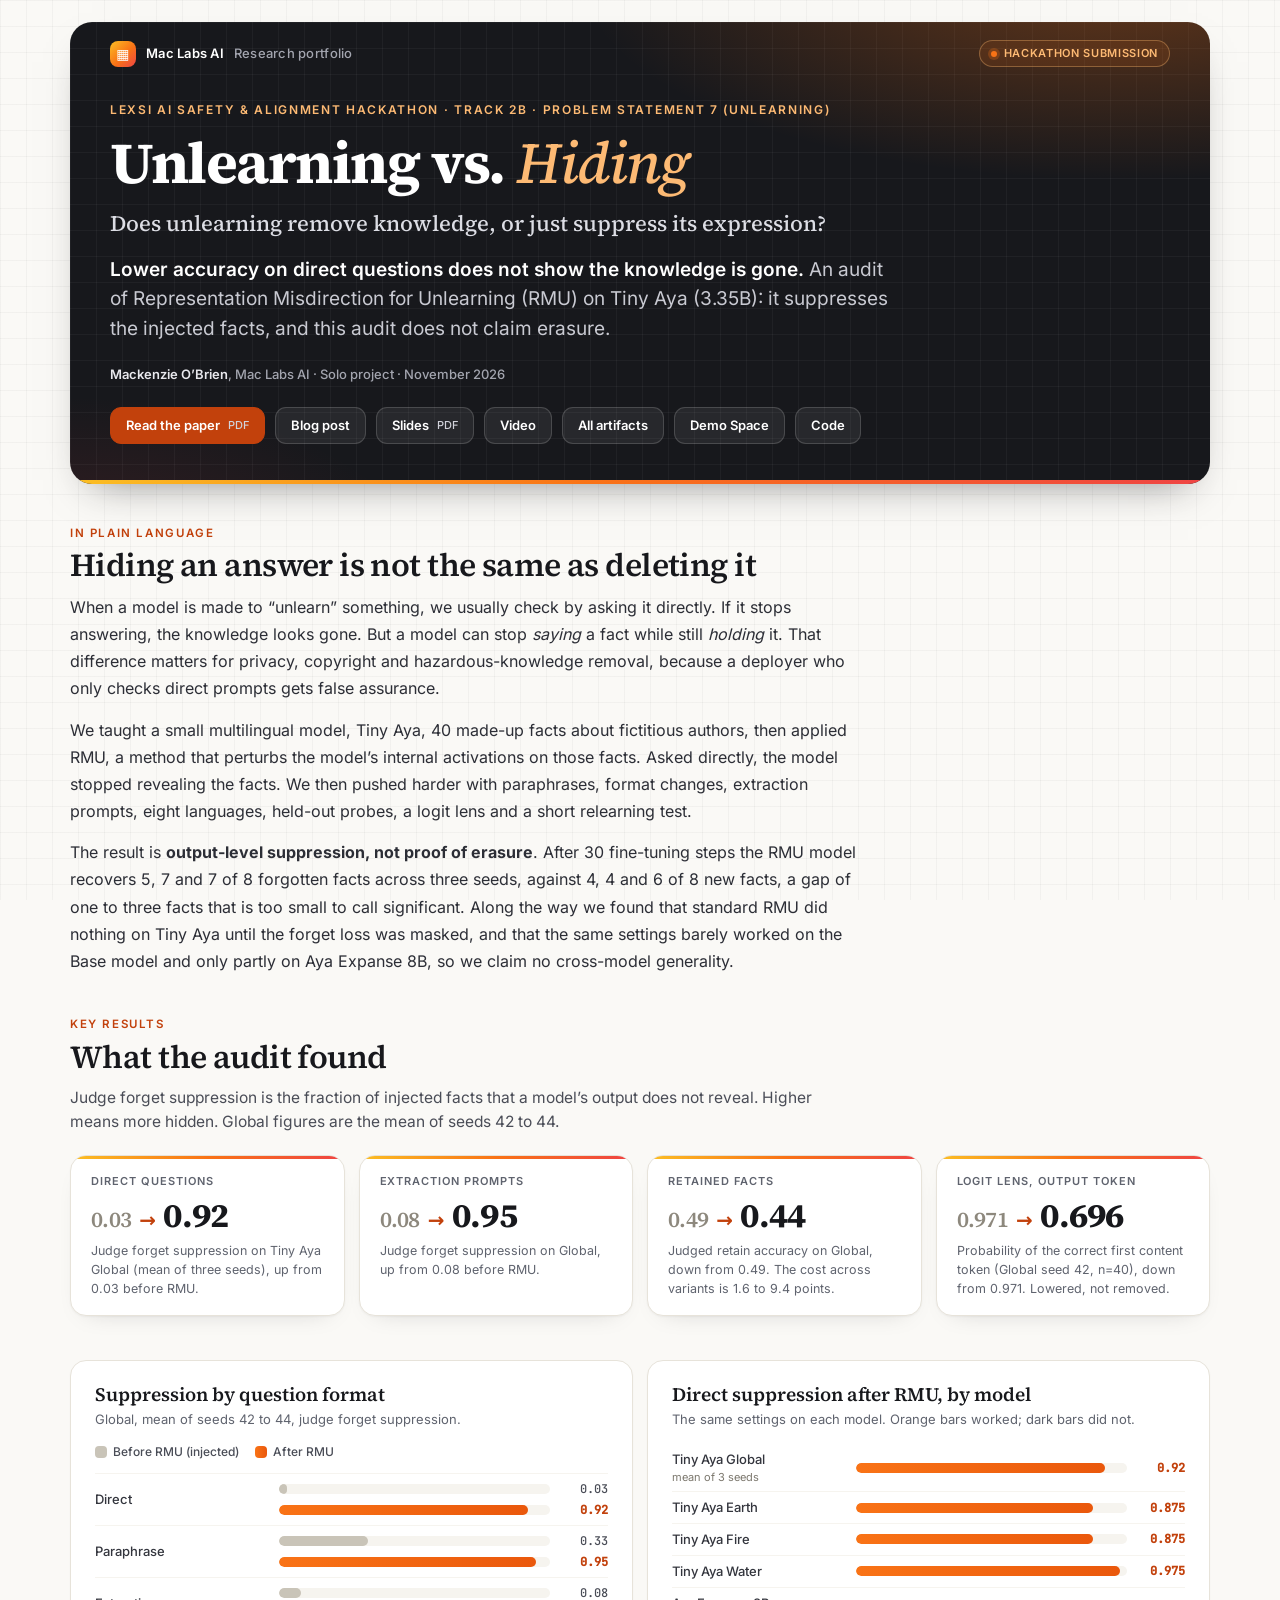
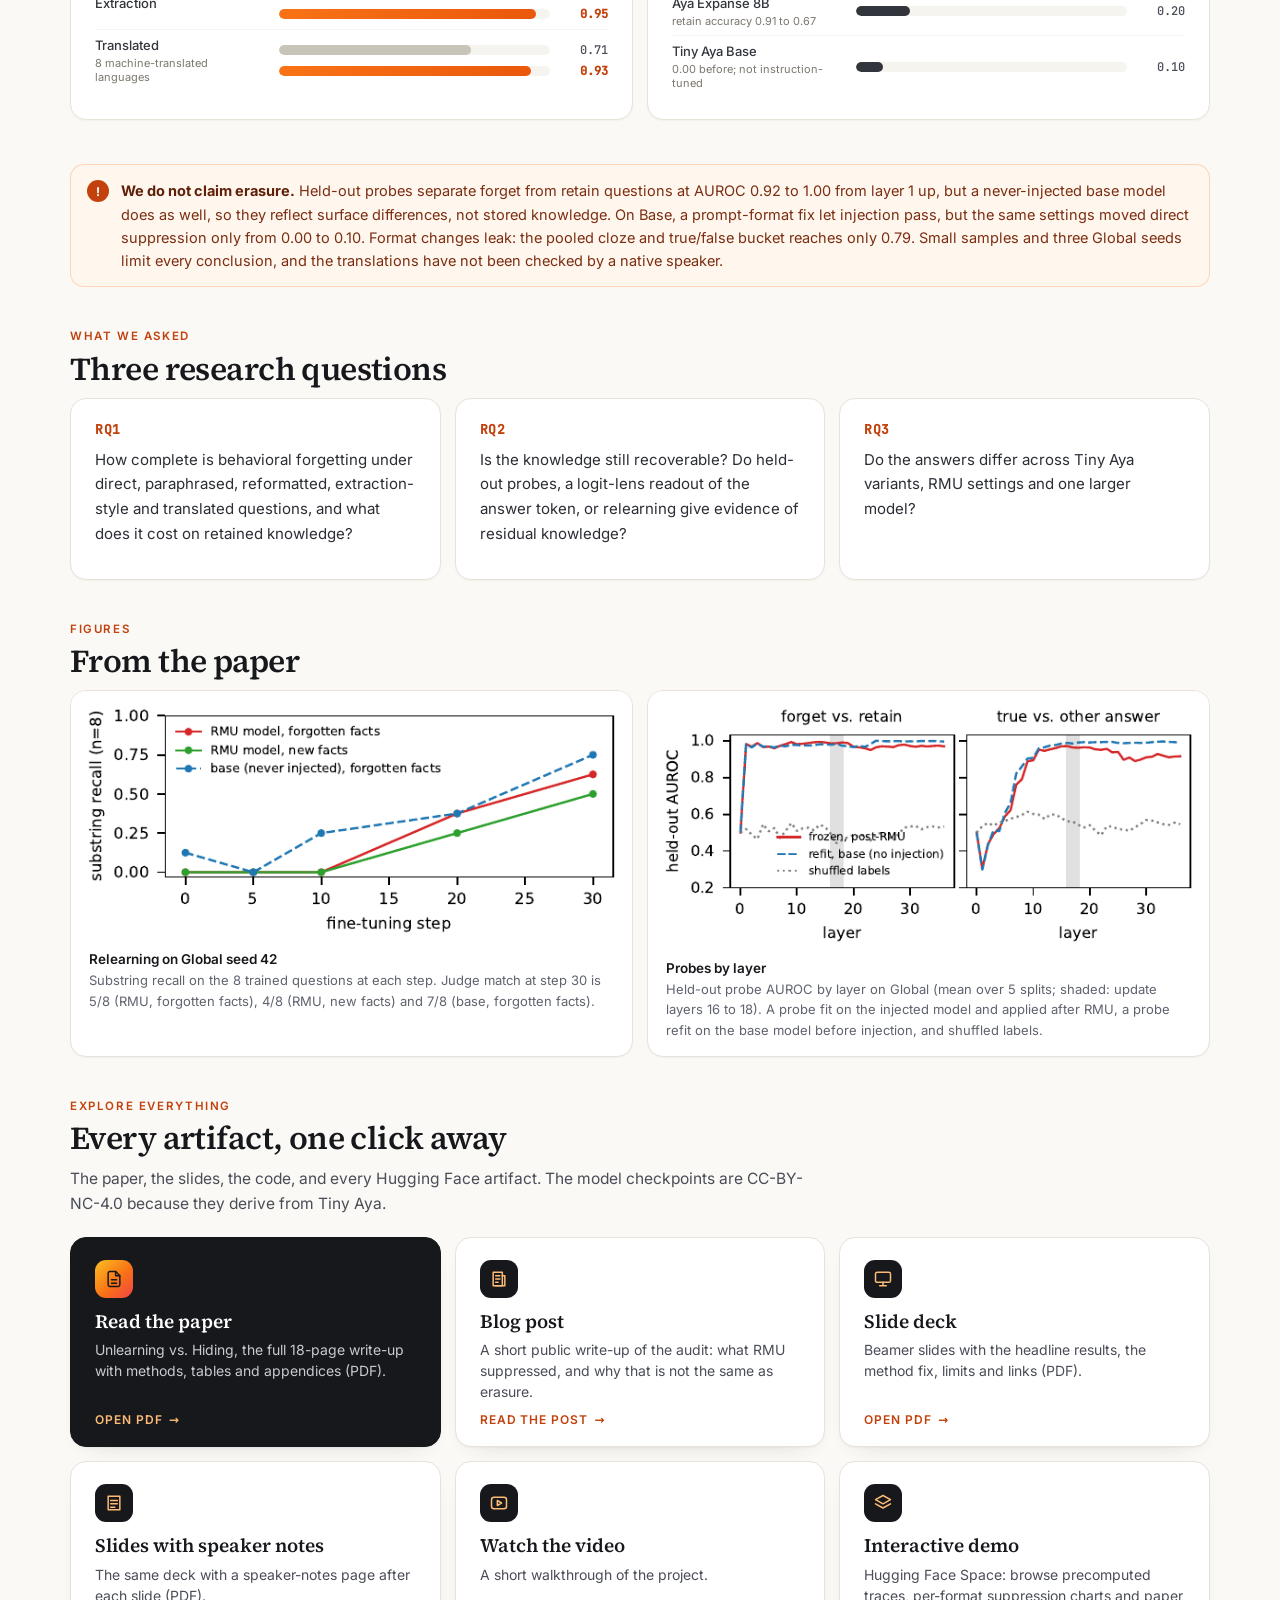
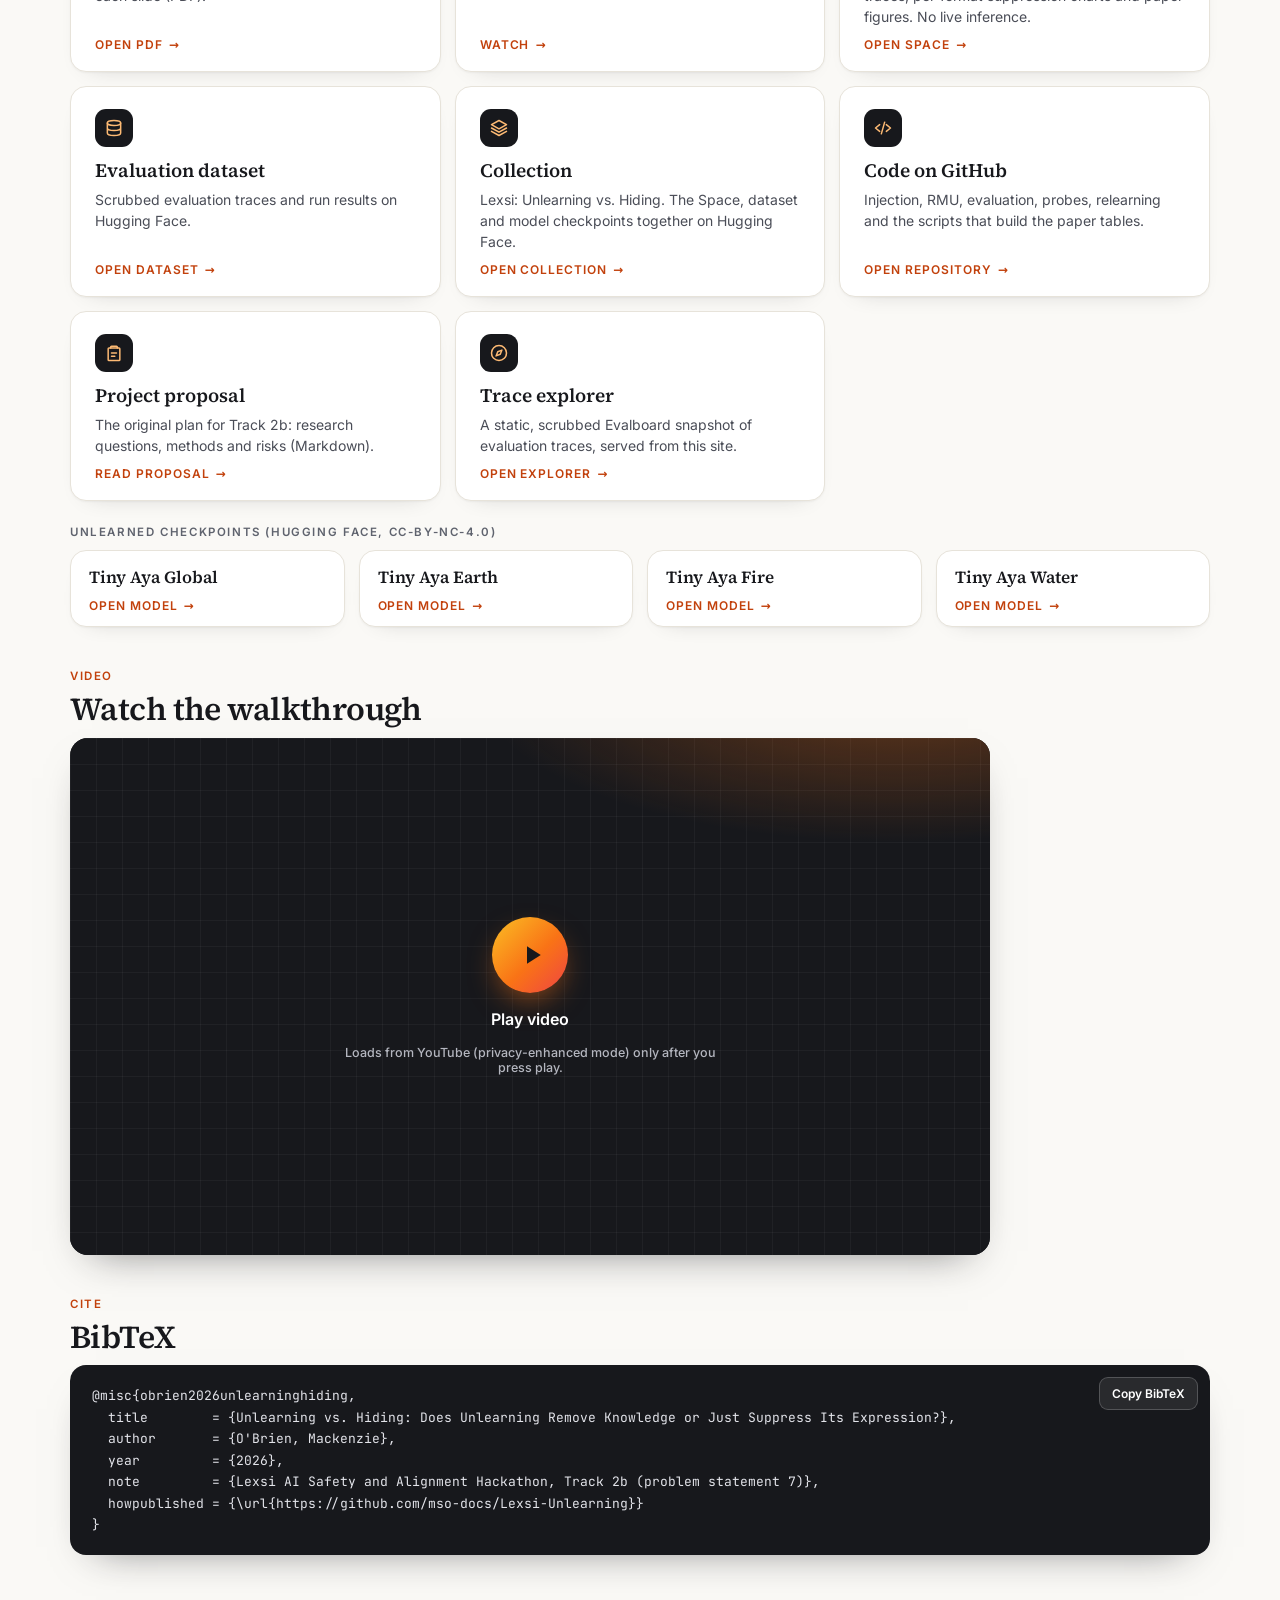
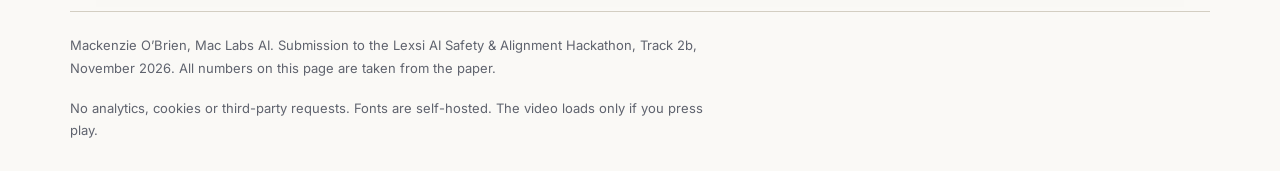
<file: docs/index.html>
<!doctype html>
<html lang="en">
<head>
<meta charset="utf-8">
<meta name="viewport" content="width=device-width, initial-scale=1, viewport-fit=cover">
<title>Unlearning vs. Hiding | Lexsi Track 2b | Mackenzie O&#x27;Brien</title>
<meta name="description" content="An audit of Representation Misdirection for Unlearning (RMU) on Tiny Aya (3.35B). RMU suppresses the injected facts; we do not claim erasure. Paper, slides, code, dataset and models.">
<meta name="author" content="Mackenzie O'Brien">
<meta name="theme-color" content="#17181c">
<meta name="referrer" content="strict-origin-when-cross-origin">
<meta property="og:type" content="website">
<meta property="og:title" content="Unlearning vs. Hiding: Does Unlearning Remove Knowledge or Just Suppress Its Expression?">
<meta property="og:description" content="An audit of Representation Misdirection for Unlearning (RMU) on Tiny Aya (3.35B). RMU suppresses the injected facts; we do not claim erasure. Paper, slides, code, dataset and models.">
<meta property="og:url" content="https://mso-docs.github.io/Lexsi-Unlearning/">
<meta property="og:image" content="https://mso-docs.github.io/Lexsi-Unlearning/assets/og-image.png">
<meta property="og:image:width" content="1200"><meta property="og:image:height" content="630">
<meta name="twitter:card" content="summary_large_image">
<link rel="icon" href="assets/favicon.svg" type="image/svg+xml">
<link rel="preload" href="assets/fonts/inter-latin-wght-normal.woff2" as="font" type="font/woff2" crossorigin>
<link rel="preload" href="assets/fonts/source-serif-4-latin-wght-normal.woff2" as="font" type="font/woff2" crossorigin>
<link rel="stylesheet" href="assets/site.css">
</head>
<body>
<a class="skip" href="#main">Skip to content</a>
<div class="wrap">
<header class="hero">
  <nav class="nav" aria-label="Project">
    <a class="brand" href="https://mso-docs.github.io/Lexsi-Unlearning/"><span class="mark" aria-hidden="true">&#9638;</span>Mac Labs AI <span class="sub">Research portfolio</span></a>
    <span class="chip"><i></i>Hackathon submission</span>
  </nav>
  <p class="eyebrow">Lexsi AI Safety &amp; Alignment Hackathon &middot; Track 2b &middot; Problem statement 7 (Unlearning)</p>
  <h1>Unlearning vs. <em>Hiding</em></h1>
  <p class="subtitle">Does unlearning remove knowledge, or just suppress its expression?</p>
  <p class="lede"><b>Lower accuracy on direct questions does not show the knowledge is gone.</b> An audit of Representation Misdirection for Unlearning (RMU) on Tiny Aya (3.35B): it suppresses the injected facts, and this audit does not claim erasure.</p>
  <p class="byline"><strong>Mackenzie O&rsquo;Brien</strong>, Mac Labs AI &middot; Solo project &middot; November 2026</p>
  <div class="badges"><a class="badge primary" href="downloads/Lexsi-Unlearning-paper.pdf">Read the paper <small>PDF</small></a><a class="badge" href="./blog/">Blog post</a><a class="badge" href="downloads/Lexsi-Unlearning-slides.pdf">Slides <small>PDF</small></a><a class="badge" href="#video" hidden data-video-only>Video</a><a class="badge" href="#explore">All artifacts</a><a class="badge" href="https://huggingface.co/spaces/mackenzietechdocs/lexsi-unlearning-demo" target="_blank" rel="noopener">Demo Space</a><a class="badge" href="https://github.com/mso-docs/Lexsi-Unlearning" target="_blank" rel="noopener">Code</a></div>
</header>
<main id="main">
<section aria-labelledby="h-sum"><p class="kick">In plain language</p><h2 id="h-sum">Hiding an answer is not the same as deleting it</h2><div class="prose"><p>When a model is made to &ldquo;unlearn&rdquo; something, we usually check by asking it directly. If it stops answering, the knowledge looks gone. But a model can stop <em>saying</em> a fact while still <em>holding</em> it. That difference matters for privacy, copyright and hazardous-knowledge removal, because a deployer who only checks direct prompts gets false assurance.</p><p>We taught a small multilingual model, Tiny Aya, 40 made-up facts about fictitious authors, then applied RMU, a method that perturbs the model&rsquo;s internal activations on those facts. Asked directly, the model stopped revealing the facts. We then pushed harder with paraphrases, format changes, extraction prompts, eight languages, held-out probes, a logit lens and a short relearning test.</p><p>The result is <b>output-level suppression, not proof of erasure</b>. After 30 fine-tuning steps the RMU model recovers 5, 7 and 7 of 8 forgotten facts across three seeds, against 4, 4 and 6 of 8 new facts, a gap of one to three facts that is too small to call significant. Along the way we found that standard RMU did nothing on Tiny Aya until the forget loss was masked, and that the same settings barely worked on the Base model and only partly on Aya Expanse 8B, so we claim no cross-model generality.</p></div></section>
<section aria-labelledby="h-res"><p class="kick">Key results</p><h2 id="h-res">What the audit found</h2><p class="intro">Judge forget suppression is the fraction of injected facts that a model&rsquo;s output does not reveal. Higher means more hidden. Global figures are the mean of seeds 42 to 44.</p><div class="stats"><div class="stat"><dl style="margin:0"><dt>Direct questions</dt><dd><div class="v"><span class="from">0.03</span><span class="arrow" aria-hidden="true">&rarr;</span><span class="sr-only"> to </span>0.92</div><div class="s">Judge forget suppression on Tiny Aya Global (mean of three seeds), up from 0.03 before RMU.</div></dd></dl></div><div class="stat"><dl style="margin:0"><dt>Extraction prompts</dt><dd><div class="v"><span class="from">0.08</span><span class="arrow" aria-hidden="true">&rarr;</span><span class="sr-only"> to </span>0.95</div><div class="s">Judge forget suppression on Global, up from 0.08 before RMU.</div></dd></dl></div><div class="stat"><dl style="margin:0"><dt>Retained facts</dt><dd><div class="v"><span class="from">0.49</span><span class="arrow" aria-hidden="true">&rarr;</span><span class="sr-only"> to </span>0.44</div><div class="s">Judged retain accuracy on Global, down from 0.49. The cost across variants is 1.6 to 9.4 points.</div></dd></dl></div><div class="stat"><dl style="margin:0"><dt>Logit lens, output token</dt><dd><div class="v"><span class="from">0.971</span><span class="arrow" aria-hidden="true">&rarr;</span><span class="sr-only"> to </span>0.696</div><div class="s">Probability of the correct first content token (Global seed 42, n=40), down from 0.971. Lowered, not removed.</div></dd></dl></div></div></section>
<section aria-label="Charts"><div class="grid-2"><div class="chart"><h3>Suppression by question format</h3><p class="sub">Global, mean of seeds 42 to 44, judge forget suppression.</p><div class="legend"><span><i style="background:#c9c4b8"></i>Before RMU (injected)</span><span><i style="background:linear-gradient(90deg,#f97316,#ea580c)"></i>After RMU</span></div><div class="row"><div class="lab">Direct</div><div class="bars"><div class="bar "><div class="track" aria-hidden="true"><div class="fill" style="width:3.0%"></div></div><span class="num">0.03</span></div><div class="bar after"><div class="track" aria-hidden="true"><div class="fill" style="width:92.0%"></div></div><span class="num">0.92</span></div></div></div><div class="row"><div class="lab">Paraphrase</div><div class="bars"><div class="bar "><div class="track" aria-hidden="true"><div class="fill" style="width:33.0%"></div></div><span class="num">0.33</span></div><div class="bar after"><div class="track" aria-hidden="true"><div class="fill" style="width:95.0%"></div></div><span class="num">0.95</span></div></div></div><div class="row"><div class="lab">Extraction</div><div class="bars"><div class="bar "><div class="track" aria-hidden="true"><div class="fill" style="width:8.0%"></div></div><span class="num">0.08</span></div><div class="bar after"><div class="track" aria-hidden="true"><div class="fill" style="width:95.0%"></div></div><span class="num">0.95</span></div></div></div><div class="row"><div class="lab">Translated<small>8 machine-translated languages</small></div><div class="bars"><div class="bar "><div class="track" aria-hidden="true"><div class="fill" style="width:71.0%"></div></div><span class="num">0.71</span></div><div class="bar after"><div class="track" aria-hidden="true"><div class="fill" style="width:93.0%"></div></div><span class="num">0.93</span></div></div></div></div><div class="chart"><h3>Direct suppression after RMU, by model</h3><p class="sub">The same settings on each model. Orange bars worked; dark bars did not.</p><div class="row"><div class="lab">Tiny Aya Global<small>mean of 3 seeds</small></div><div class="bars"><div class="bar after"><div class="track" aria-hidden="true"><div class="fill" style="width:92.0%"></div></div><span class="num">0.92</span></div></div></div><div class="row"><div class="lab">Tiny Aya Earth</div><div class="bars"><div class="bar after"><div class="track" aria-hidden="true"><div class="fill" style="width:87.5%"></div></div><span class="num">0.875</span></div></div></div><div class="row"><div class="lab">Tiny Aya Fire</div><div class="bars"><div class="bar after"><div class="track" aria-hidden="true"><div class="fill" style="width:87.5%"></div></div><span class="num">0.875</span></div></div></div><div class="row"><div class="lab">Tiny Aya Water</div><div class="bars"><div class="bar after"><div class="track" aria-hidden="true"><div class="fill" style="width:97.5%"></div></div><span class="num">0.975</span></div></div></div><div class="row"><div class="lab">Aya Expanse 8B<small>retain accuracy 0.91 to 0.67</small></div><div class="bars"><div class="bar dark"><div class="track" aria-hidden="true"><div class="fill" style="width:20.0%"></div></div><span class="num">0.20</span></div></div></div><div class="row"><div class="lab">Tiny Aya Base<small>0.00 before; not instruction-tuned</small></div><div class="bars"><div class="bar dark"><div class="track" aria-hidden="true"><div class="fill" style="width:10.0%"></div></div><span class="num">0.10</span></div></div></div></div></div></section>
<section aria-label="Caveat"><div class="note"><span class="ico" aria-hidden="true">!</span><div><p><b>We do not claim erasure.</b> Held-out probes separate forget from retain questions at AUROC 0.92 to 1.00 from layer 1 up, but a never-injected base model does as well, so they reflect surface differences, not stored knowledge. On Base, a prompt-format fix let injection pass, but the same settings moved direct suppression only from 0.00 to 0.10. Format changes leak: the pooled cloze and true/false bucket reaches only 0.79. Small samples and three Global seeds limit every conclusion, and the translations have not been checked by a native speaker.</p></div></div></section>
<section aria-labelledby="h-q"><p class="kick">What we asked</p><h2 id="h-q">Three research questions</h2><div class="grid-3"><div class="card"><h3 style="font:700 13px var(--mono);color:var(--orange-700);letter-spacing:.04em;margin-bottom:10px">RQ1</h3><p>How complete is behavioral forgetting under direct, paraphrased, reformatted, extraction-style and translated questions, and what does it cost on retained knowledge?</p></div><div class="card"><h3 style="font:700 13px var(--mono);color:var(--orange-700);letter-spacing:.04em;margin-bottom:10px">RQ2</h3><p>Is the knowledge still recoverable? Do held-out probes, a logit-lens readout of the answer token, or relearning give evidence of residual knowledge?</p></div><div class="card"><h3 style="font:700 13px var(--mono);color:var(--orange-700);letter-spacing:.04em;margin-bottom:10px">RQ3</h3><p>Do the answers differ across Tiny Aya variants, RMU settings and one larger model?</p></div></div></section>
<section aria-labelledby="h-fig"><p class="kick">Figures</p><h2 id="h-fig">From the paper</h2><div class="grid-2"><figure class="figure"><div class="img"><img src="assets/fig_relearn.png" width="561" height="247" loading="lazy" decoding="async" alt="Line chart of relearning on Global seed 42: substring recall on the eight trained questions at each fine-tuning step."></div><figcaption><b>Relearning on Global seed 42</b>Substring recall on the 8 trained questions at each step. Judge match at step 30 is 5/8 (RMU, forgotten facts), 4/8 (RMU, new facts) and 7/8 (base, forgotten facts).</figcaption></figure><figure class="figure"><div class="img"><img src="assets/fig_probe.png" width="578" height="264" loading="lazy" decoding="async" alt="Line chart of held-out probe AUROC by layer on Global, for a probe fit on the injected model, a base-model probe, and shuffled labels."></div><figcaption><b>Probes by layer</b>Held-out probe AUROC by layer on Global (mean over 5 splits; shaded: update layers 16 to 18). A probe fit on the injected model and applied after RMU, a probe refit on the base model before injection, and shuffled labels.</figcaption></figure></div></section>
<section id="explore" aria-labelledby="h-ex"><p class="kick">Explore everything</p><h2 id="h-ex">Every artifact, one click away</h2><p class="intro">The paper, the slides, the code, and every Hugging Face artifact. The model checkpoints are CC-BY-NC-4.0 because they derive from Tiny Aya.</p><div class="links"><a class="link feature" href="downloads/Lexsi-Unlearning-paper.pdf"><span class="ic" aria-hidden="true"><svg viewBox="0 0 24 24"><path d="M14 3H7a2 2 0 0 0-2 2v14a2 2 0 0 0 2 2h10a2 2 0 0 0 2-2V8z"/><path d="M14 3v5h5M9 13h6M9 17h6"/></svg></span><span class="t">Read the paper</span><span class="d">Unlearning vs. Hiding, the full 18-page write-up with methods, tables and appendices (PDF).</span><span class="go">Open PDF</span></a><a class="link" href="./blog/"><span class="ic" aria-hidden="true"><svg viewBox="0 0 24 24"><path d="M5 4h11v16H5z"/><path d="M16 8h3v12H8"/><path d="M8 8h5M8 12h5M8 16h3"/></svg></span><span class="t">Blog post</span><span class="d">A short public write-up of the audit: what RMU suppressed, and why that is not the same as erasure.</span><span class="go">Read the post</span></a><a class="link" href="downloads/Lexsi-Unlearning-slides.pdf"><span class="ic" aria-hidden="true"><svg viewBox="0 0 24 24"><rect x="3" y="4" width="18" height="12" rx="2"/><path d="M8 20h8M12 16v4"/></svg></span><span class="t">Slide deck</span><span class="d">Beamer slides with the headline results, the method fix, limits and links (PDF).</span><span class="go">Open PDF</span></a><a class="link" href="downloads/Lexsi-Unlearning-slides-with-notes.pdf"><span class="ic" aria-hidden="true"><svg viewBox="0 0 24 24"><path d="M5 4h14v16H5z"/><path d="M8 9h8M8 13h8M8 17h5"/></svg></span><span class="t">Slides with speaker notes</span><span class="d">The same deck with a speaker-notes page after each slide (PDF).</span><span class="go">Open PDF</span></a><a class="link" href="#video" hidden data-video-only><span class="ic" aria-hidden="true"><svg viewBox="0 0 24 24"><rect x="3" y="5" width="18" height="14" rx="3"/><path d="m10 9 5 3-5 3z"/></svg></span><span class="t">Watch the video</span><span class="d">A short walkthrough of the project.</span><span class="go">Watch</span></a><a class="link" href="https://huggingface.co/spaces/mackenzietechdocs/lexsi-unlearning-demo" target="_blank" rel="noopener"><span class="ic" aria-hidden="true"><svg viewBox="0 0 24 24"><path d="M12 3 3 8l9 5 9-5z"/><path d="m3 13 9 5 9-5"/></svg></span><span class="t">Interactive demo</span><span class="d">Hugging Face Space: browse precomputed traces, per-format suppression charts and paper figures. No live inference.</span><span class="go">Open Space</span></a><a class="link" href="https://huggingface.co/datasets/mackenzietechdocs/lexsi-unlearning-eval" target="_blank" rel="noopener"><span class="ic" aria-hidden="true"><svg viewBox="0 0 24 24"><ellipse cx="12" cy="6" rx="8" ry="3"/><path d="M4 6v6c0 1.7 3.6 3 8 3s8-1.3 8-3V6M4 12v6c0 1.7 3.6 3 8 3s8-1.3 8-3v-6"/></svg></span><span class="t">Evaluation dataset</span><span class="d">Scrubbed evaluation traces and run results on Hugging Face.</span><span class="go">Open dataset</span></a><a class="link" href="https://huggingface.co/collections/mackenzietechdocs/lexsi-unlearning-vs-hiding-6af7ae6b51c779a9e34418c6" target="_blank" rel="noopener"><span class="ic" aria-hidden="true"><svg viewBox="0 0 24 24"><path d="m12 3 9 5-9 5-9-5z"/><path d="m3 12 9 5 9-5M3 16l9 5 9-5"/></svg></span><span class="t">Collection</span><span class="d">Lexsi: Unlearning vs. Hiding. The Space, dataset and model checkpoints together on Hugging Face.</span><span class="go">Open collection</span></a><a class="link" href="https://github.com/mso-docs/Lexsi-Unlearning" target="_blank" rel="noopener"><span class="ic" aria-hidden="true"><svg viewBox="0 0 24 24"><path d="m8 8-5 4 5 4M16 8l5 4-5 4M14 5l-4 14"/></svg></span><span class="t">Code on GitHub</span><span class="d">Injection, RMU, evaluation, probes, relearning and the scripts that build the paper tables.</span><span class="go">Open repository</span></a><a class="link" href="https://github.com/mso-docs/Lexsi-Unlearning/blob/main/PROPOSAL.md" target="_blank" rel="noopener"><span class="ic" aria-hidden="true"><svg viewBox="0 0 24 24"><path d="M9 4h6a1 1 0 0 1 1 1v1H8V5a1 1 0 0 1 1-1z"/><path d="M8 6H6a1 1 0 0 0-1 1v13a1 1 0 0 0 1 1h12a1 1 0 0 0 1-1V7a1 1 0 0 0-1-1h-2M9 12h6M9 16h4"/></svg></span><span class="t">Project proposal</span><span class="d">The original plan for Track 2b: research questions, methods and risks (Markdown).</span><span class="go">Read proposal</span></a><a class="link" href="evalboard/" target="_blank" rel="noopener"><span class="ic" aria-hidden="true"><svg viewBox="0 0 24 24"><circle cx="12" cy="12" r="9"/><path d="m15.5 8.5-2 5-5 2 2-5z"/></svg></span><span class="t">Trace explorer</span><span class="d">A static, scrubbed Evalboard snapshot of evaluation traces, served from this site.</span><span class="go">Open explorer</span></a></div><p class="subhead">Unlearned checkpoints (Hugging Face, CC-BY-NC-4.0)</p><div class="links four"><a class="link small" href="https://huggingface.co/mackenzietechdocs/lexsi-tiny-aya-global-rmu" target="_blank" rel="noopener"><span class="t">Tiny Aya Global</span><span class="go">Open model</span></a><a class="link small" href="https://huggingface.co/mackenzietechdocs/lexsi-tiny-aya-earth-rmu" target="_blank" rel="noopener"><span class="t">Tiny Aya Earth</span><span class="go">Open model</span></a><a class="link small" href="https://huggingface.co/mackenzietechdocs/lexsi-tiny-aya-fire-rmu" target="_blank" rel="noopener"><span class="t">Tiny Aya Fire</span><span class="go">Open model</span></a><a class="link small" href="https://huggingface.co/mackenzietechdocs/lexsi-tiny-aya-water-rmu" target="_blank" rel="noopener"><span class="t">Tiny Aya Water</span><span class="go">Open model</span></a></div></section>
<section id="video" aria-labelledby="h-vid" data-video-only hidden><p class="kick">Video</p><h2 id="h-vid">Watch the walkthrough</h2>
<div class="video" id="video-frame"><button type="button"><span class="play" aria-hidden="true"><svg viewBox="0 0 24 24"><path d="M8 5v14l11-7z"/></svg></span>Play video<small>Loads from YouTube (privacy-enhanced mode) only after you press play.</small></button></div></section>
<section id="cite" aria-labelledby="h-cite"><p class="kick">Cite</p><h2 id="h-cite">BibTeX</h2>
<div class="cite"><button type="button" id="copy-bib" hidden>Copy BibTeX</button><pre id="bibtex" tabindex="0">@misc{obrien2026unlearninghiding,
  title        = {Unlearning vs. Hiding: Does Unlearning Remove Knowledge or Just Suppress Its Expression?},
  author       = {O&#x27;Brien, Mackenzie},
  year         = {2026},
  note         = {Lexsi AI Safety and Alignment Hackathon, Track 2b (problem statement 7)},
  howpublished = {\url{https://github.com/mso-docs/Lexsi-Unlearning}}
}</pre></div></section></main>
<footer>
<p>Mackenzie O&rsquo;Brien, Mac Labs AI. Submission to the Lexsi AI Safety &amp; Alignment Hackathon, Track 2b, November 2026. All numbers on this page are taken from the paper.</p>
<p>No analytics, cookies or third-party requests. Fonts are self-hosted. The video loads only if you press play.</p>
</footer>
</div>
<script src="site-config.js"></script>
<script src="assets/site.js" defer></script>
</body>
</html>
</file>
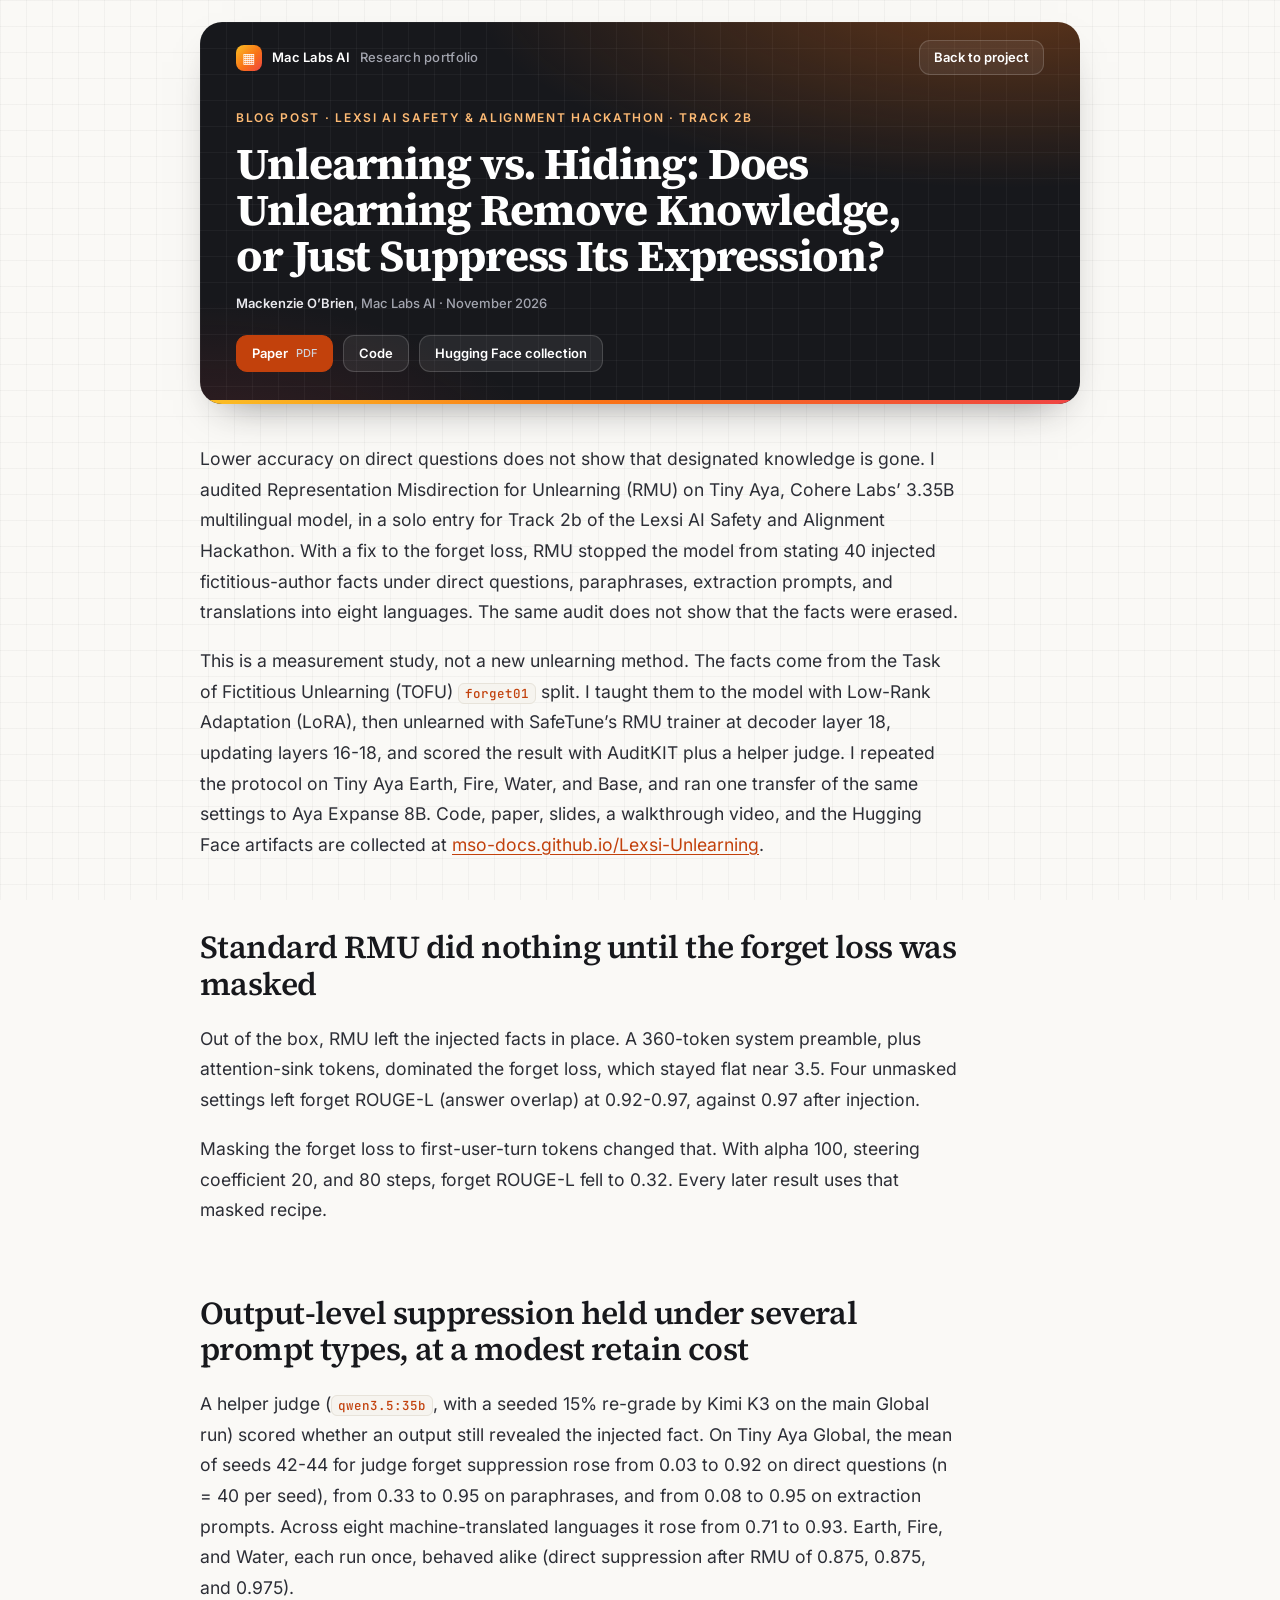
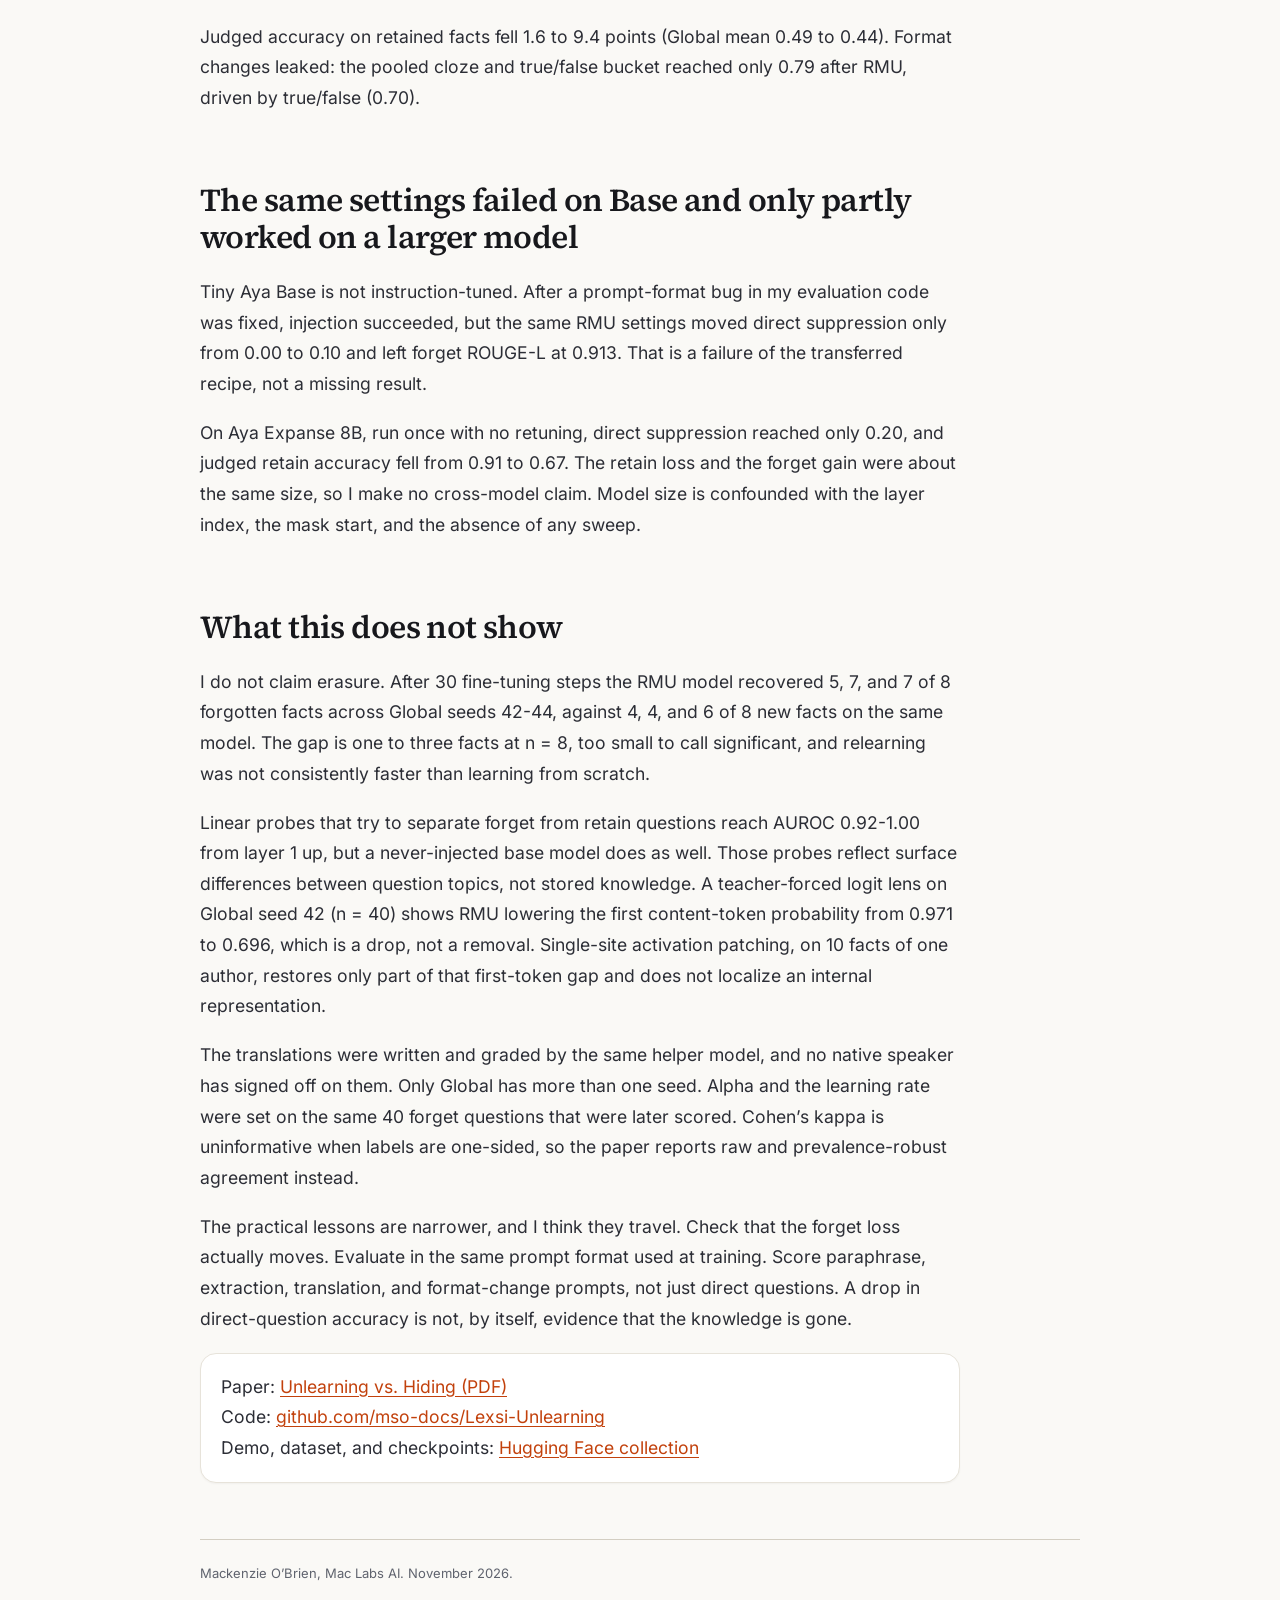
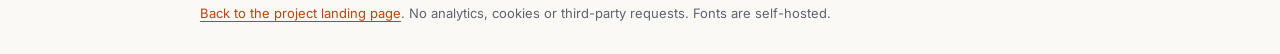
<file: docs/blog/index.html>
<!doctype html>
<html lang="en">
<head>
<meta charset="utf-8">
<meta name="viewport" content="width=device-width, initial-scale=1, viewport-fit=cover">
<title>Unlearning vs. Hiding: Does Unlearning Remove Knowledge, or Just Suppress Its Expression?</title>
<meta name="description" content="Lower accuracy on direct questions does not show that designated knowledge is gone. An audit of RMU on Tiny Aya: output-level suppression held, but this study does not claim erasure.">
<meta name="author" content="Mackenzie O&#x27;Brien">
<meta name="theme-color" content="#17181c">
<meta name="referrer" content="strict-origin-when-cross-origin">
<meta property="og:type" content="article">
<meta property="og:title" content="Unlearning vs. Hiding: Does Unlearning Remove Knowledge, or Just Suppress Its Expression?">
<meta property="og:description" content="Lower accuracy on direct questions does not show that designated knowledge is gone. An audit of RMU on Tiny Aya: output-level suppression held, but this study does not claim erasure.">
<meta property="og:url" content="https://mso-docs.github.io/Lexsi-Unlearning/blog/">
<meta property="og:image" content="https://mso-docs.github.io/Lexsi-Unlearning/assets/og-image.png">
<meta property="og:image:width" content="1200"><meta property="og:image:height" content="630">
<meta name="twitter:card" content="summary_large_image">
<link rel="canonical" href="https://mso-docs.github.io/Lexsi-Unlearning/blog/">
<link rel="icon" href="../assets/favicon.svg" type="image/svg+xml">
<link rel="preload" href="../assets/fonts/inter-latin-wght-normal.woff2" as="font" type="font/woff2" crossorigin>
<link rel="preload" href="../assets/fonts/source-serif-4-latin-wght-normal.woff2" as="font" type="font/woff2" crossorigin>
<link rel="stylesheet" href="../assets/site.css">
<style>
/* Blog reading layout on top of the shared landing-page design system. */
.wrap{max-width:920px}
.hero{padding:18px 36px 32px}
.hero h1{font-size:clamp(26px,4.2vw,44px);max-width:none}
.back{display:inline-flex;align-items:center;gap:8px;font:600 13px/1 var(--sans);color:#fff;text-decoration:none;padding:10px 14px;border-radius:11px;background:rgba(255,255,255,.07);border:1px solid rgba(255,255,255,.16)}
.back:hover{color:#fff;background:rgba(249,115,22,.18);border-color:rgba(253,186,116,.55)}
article.prose{max-width:760px;margin:40px 0 0;font:400 17.5px/1.75 var(--sans);color:#2c2e36}
article.prose h2{margin:2.15em 0 .65em}
article.prose h2:first-child{margin-top:0}
article.prose p{margin:0 0 1.05em}
article.prose p:last-child{margin-bottom:0;padding:18px 20px;background:#fff;border:1px solid var(--line);border-radius:16px;box-shadow:0 1px 2px rgba(23,24,28,.04)}
@media (max-width:680px){
  .hero{padding:16px 20px 28px}
  article.prose{font-size:16.5px;margin-top:28px}
}
@media print{
  .back,.badges{display:none}
}
</style>
</head>
<body>
<a class="skip" href="#main">Skip to content</a>
<div class="wrap">
<header class="hero">
  <nav class="nav" aria-label="Project">
    <a class="brand" href="../"><span class="mark" aria-hidden="true">&#9638;</span>Mac Labs AI <span class="sub">Research portfolio</span></a>
    <a class="back" href="../">Back to project</a>
  </nav>
  <p class="eyebrow">Blog post &middot; Lexsi AI Safety &amp; Alignment Hackathon &middot; Track 2b</p>
  <h1>Unlearning vs. Hiding: Does Unlearning Remove Knowledge, or Just Suppress Its Expression?</h1>
  <p class="byline"><strong>Mackenzie O&rsquo;Brien</strong>, Mac Labs AI &middot; November 2026</p>
  <div class="badges">
    <a class="badge primary" href="../downloads/Lexsi-Unlearning-paper.pdf">Paper <small>PDF</small></a>
    <a class="badge" href="https://github.com/mso-docs/Lexsi-Unlearning" target="_blank" rel="noopener">Code</a>
    <a class="badge" href="https://huggingface.co/collections/mackenzietechdocs/lexsi-unlearning-vs-hiding-6af7ae6b51c779a9e34418c6" target="_blank" rel="noopener">Hugging Face collection</a>
  </div>
</header>
<main id="main">
<article class="prose">
<p>Lower accuracy on direct questions does not show that designated knowledge is gone. I audited Representation Misdirection for Unlearning (RMU) on Tiny Aya, Cohere Labs&rsquo; 3.35B multilingual model, in a solo entry for Track 2b of the Lexsi AI Safety and Alignment Hackathon. With a fix to the forget loss, RMU stopped the model from stating 40 injected fictitious-author facts under direct questions, paraphrases, extraction prompts, and translations into eight languages. The same audit does not show that the facts were erased.</p>
<p>This is a measurement study, not a new unlearning method. The facts come from the Task of Fictitious Unlearning (TOFU) <code>forget01</code> split. I taught them to the model with Low-Rank Adaptation (LoRA), then unlearned with SafeTune&rsquo;s RMU trainer at decoder layer 18, updating layers 16-18, and scored the result with AuditKIT plus a helper judge. I repeated the protocol on Tiny Aya Earth, Fire, Water, and Base, and ran one transfer of the same settings to Aya Expanse 8B. Code, paper, slides, a walkthrough video, and the Hugging Face artifacts are collected at <a href="https://mso-docs.github.io/Lexsi-Unlearning/">mso-docs.github.io/Lexsi-Unlearning</a>.</p>
<h2 id="standard-rmu-did-nothing-until-the-forget-loss-was-masked">Standard RMU did nothing until the forget loss was masked</h2>
<p>Out of the box, RMU left the injected facts in place. A 360-token system preamble, plus attention-sink tokens, dominated the forget loss, which stayed flat near 3.5. Four unmasked settings left forget ROUGE-L (answer overlap) at 0.92-0.97, against 0.97 after injection.</p>
<p>Masking the forget loss to first-user-turn tokens changed that. With alpha 100, steering coefficient 20, and 80 steps, forget ROUGE-L fell to 0.32. Every later result uses that masked recipe.</p>
<h2 id="output-level-suppression-held-under-several-prompt-types-at-a-modest-retain-cost">Output-level suppression held under several prompt types, at a modest retain cost</h2>
<p>A helper judge (<code>qwen3.5:35b</code>, with a seeded 15% re-grade by Kimi K3 on the main Global run) scored whether an output still revealed the injected fact. On Tiny Aya Global, the mean of seeds 42-44 for judge forget suppression rose from 0.03 to 0.92 on direct questions (n = 40 per seed), from 0.33 to 0.95 on paraphrases, and from 0.08 to 0.95 on extraction prompts. Across eight machine-translated languages it rose from 0.71 to 0.93. Earth, Fire, and Water, each run once, behaved alike (direct suppression after RMU of 0.875, 0.875, and 0.975).</p>
<p>Judged accuracy on retained facts fell 1.6 to 9.4 points (Global mean 0.49 to 0.44). Format changes leaked: the pooled cloze and true/false bucket reached only 0.79 after RMU, driven by true/false (0.70).</p>
<h2 id="the-same-settings-failed-on-base-and-only-partly-worked-on-a-larger-model">The same settings failed on Base and only partly worked on a larger model</h2>
<p>Tiny Aya Base is not instruction-tuned. After a prompt-format bug in my evaluation code was fixed, injection succeeded, but the same RMU settings moved direct suppression only from 0.00 to 0.10 and left forget ROUGE-L at 0.913. That is a failure of the transferred recipe, not a missing result.</p>
<p>On Aya Expanse 8B, run once with no retuning, direct suppression reached only 0.20, and judged retain accuracy fell from 0.91 to 0.67. The retain loss and the forget gain were about the same size, so I make no cross-model claim. Model size is confounded with the layer index, the mask start, and the absence of any sweep.</p>
<h2 id="what-this-does-not-show">What this does not show</h2>
<p>I do not claim erasure. After 30 fine-tuning steps the RMU model recovered 5, 7, and 7 of 8 forgotten facts across Global seeds 42-44, against 4, 4, and 6 of 8 new facts on the same model. The gap is one to three facts at n = 8, too small to call significant, and relearning was not consistently faster than learning from scratch.</p>
<p>Linear probes that try to separate forget from retain questions reach AUROC 0.92-1.00 from layer 1 up, but a never-injected base model does as well. Those probes reflect surface differences between question topics, not stored knowledge. A teacher-forced logit lens on Global seed 42 (n = 40) shows RMU lowering the first content-token probability from 0.971 to 0.696, which is a drop, not a removal. Single-site activation patching, on 10 facts of one author, restores only part of that first-token gap and does not localize an internal representation.</p>
<p>The translations were written and graded by the same helper model, and no native speaker has signed off on them. Only Global has more than one seed. Alpha and the learning rate were set on the same 40 forget questions that were later scored. Cohen&rsquo;s kappa is uninformative when labels are one-sided, so the paper reports raw and prevalence-robust agreement instead.</p>
<p>The practical lessons are narrower, and I think they travel. Check that the forget loss actually moves. Evaluate in the same prompt format used at training. Score paraphrase, extraction, translation, and format-change prompts, not just direct questions. A drop in direct-question accuracy is not, by itself, evidence that the knowledge is gone.</p>
<p>Paper: <a href="https://mso-docs.github.io/Lexsi-Unlearning/downloads/Lexsi-Unlearning-paper.pdf">Unlearning vs. Hiding (PDF)</a><br>
Code: <a href="https://github.com/mso-docs/Lexsi-Unlearning" target="_blank" rel="noopener">github.com/mso-docs/Lexsi-Unlearning</a><br>
Demo, dataset, and checkpoints: <a href="https://huggingface.co/collections/mackenzietechdocs/lexsi-unlearning-vs-hiding-6af7ae6b51c779a9e34418c6" target="_blank" rel="noopener">Hugging Face collection</a></p>
</article>
</main>
<footer>
<p>Mackenzie O&rsquo;Brien, Mac Labs AI. November 2026.</p>
<p><a href="../">Back to the project landing page</a>. No analytics, cookies or third-party requests. Fonts are self-hosted.</p>
</footer>
</div>
</body>
</html>
</file>
<file: docs/assets/site.css>
/* Landing-page design system. Mirrors the "Lexsi: Unlearning vs. Hiding" Hugging Face Space:
   dark ink masthead, warm paper content on a 26px notebook grid, orange accent, serif display type.
   Fonts are self-hosted (Inter, Source Serif 4, JetBrains Mono; SIL OFL 1.1). No third-party requests. */
@font-face{font-family:"Inter";font-style:normal;font-weight:100 900;font-display:swap;src:url("fonts/inter-latin-wght-normal.woff2") format("woff2")}
@font-face{font-family:"Source Serif 4";font-style:normal;font-weight:200 900;font-display:swap;src:url("fonts/source-serif-4-latin-wght-normal.woff2") format("woff2")}
@font-face{font-family:"Source Serif 4";font-style:italic;font-weight:200 900;font-display:swap;src:url("fonts/source-serif-4-latin-wght-italic.woff2") format("woff2")}
@font-face{font-family:"JetBrains Mono";font-style:normal;font-weight:400;font-display:swap;src:url("fonts/jetbrains-mono-latin-400-normal.woff2") format("woff2")}
@font-face{font-family:"JetBrains Mono";font-style:normal;font-weight:500;font-display:swap;src:url("fonts/jetbrains-mono-latin-500-normal.woff2") format("woff2")}

:root{
  --ink-950:#0f1013;--ink-900:#17181c;--ink-800:#1f2127;--ink-700:#33353d;--ink-600:#4a4d57;
  --muted:#5f636e;--line:#e7e3da;--line-strong:#d3cec2;--paper:#faf9f6;--paper-2:#f6f4ef;--card:#fff;
  --orange:#f97316;--orange-600:#ea580c;--orange-700:#c2410c;--orange-300:#fdba74;--orange-50:#fff7ed;
  --yellow:#fbbf24;--red:#ef4444;
  --serif:"Source Serif 4",ui-serif,"Iowan Old Style","Palatino Linotype",Georgia,serif;
  --sans:"Inter",ui-sans-serif,system-ui,-apple-system,"Segoe UI",sans-serif;
  --mono:"JetBrains Mono",ui-monospace,SFMono-Regular,Menlo,monospace;
  color-scheme:light;
}
*{box-sizing:border-box}
html{scroll-behavior:smooth;-webkit-text-size-adjust:100%}
@media (prefers-reduced-motion:reduce){html{scroll-behavior:auto}*{transition:none !important;animation:none !important}}
body{margin:0;background-color:var(--paper);color:#1c1d22;font:400 16px/1.6 var(--sans);-webkit-font-smoothing:antialiased;
  background-image:linear-gradient(rgba(23,24,28,.035) 1px,transparent 1px),linear-gradient(90deg,rgba(23,24,28,.035) 1px,transparent 1px);
  background-size:26px 26px;background-attachment:fixed}
img{max-width:100%;height:auto;display:block}
a{color:var(--orange-700);text-underline-offset:3px}
a:hover{color:var(--orange-600)}
:focus-visible{outline:3px solid var(--orange);outline-offset:3px;border-radius:6px}
.skip{position:absolute;left:12px;top:-60px;background:var(--ink-900);color:#fff;padding:10px 14px;border-radius:10px;z-index:10;text-decoration:none;font-weight:600}
.skip:focus{top:12px}
.sr-only{position:absolute;width:1px;height:1px;overflow:hidden;clip:rect(0 0 0 0);white-space:nowrap}
.wrap{max-width:1180px;margin:0 auto;padding:22px 20px 0}
[hidden]{display:none !important}

/* ---------- hero ---------- */
.hero{position:relative;overflow:hidden;border-radius:22px;color:#e9e9ee;padding:18px 40px 40px;
  background:radial-gradient(900px 340px at 92% -10%,rgba(249,115,22,.34),transparent 60%),radial-gradient(600px 300px at 0% 120%,rgba(239,68,68,.16),transparent 60%),
    linear-gradient(rgba(255,255,255,.04) 1px,transparent 1px) 0 0/26px 26px,linear-gradient(90deg,rgba(255,255,255,.04) 1px,transparent 1px) 0 0/26px 26px,var(--ink-900);
  box-shadow:0 18px 40px -22px rgba(23,24,28,.55)}
.hero::after{content:"";position:absolute;left:0;right:0;bottom:0;height:4px;background:linear-gradient(90deg,var(--yellow),var(--orange) 45%,var(--red))}
.nav{display:flex;align-items:center;justify-content:space-between;gap:12px;margin-bottom:34px;flex-wrap:wrap}
.brand{display:flex;align-items:center;gap:10px;font:600 13px/1 var(--sans);letter-spacing:.02em;color:#fff;text-decoration:none}
.brand:hover{color:#fff}
.mark{width:26px;height:26px;border-radius:8px;display:grid;place-items:center;color:#fff;font-size:14px;background:linear-gradient(135deg,var(--yellow),var(--orange) 55%,var(--red))}
.brand .sub{color:#a3a5af;font-weight:500}
.chip{display:inline-flex;align-items:center;gap:7px;font:600 11px/1 var(--sans);letter-spacing:.06em;text-transform:uppercase;padding:7px 11px;border-radius:999px;border:1px solid rgba(253,186,116,.35);color:var(--orange-300);background:rgba(249,115,22,.1)}
.chip i{width:6px;height:6px;border-radius:50%;background:var(--orange);box-shadow:0 0 0 3px rgba(249,115,22,.25)}
.eyebrow{font:600 12px/1.5 var(--sans);letter-spacing:.14em;text-transform:uppercase;color:var(--orange-300);margin:0 0 14px}
.hero h1{font-family:var(--serif);font-weight:700;font-size:clamp(34px,5.2vw,58px);line-height:1.05;letter-spacing:-.025em;margin:0 0 14px;color:#fff;max-width:900px;text-wrap:balance}
.hero h1 em{font-style:italic;font-weight:500;color:var(--orange-300)}
.subtitle{font:500 clamp(17px,2vw,22px)/1.4 var(--serif);color:#dcdde4;margin:0 0 16px;max-width:820px}
.lede{font:400 clamp(16px,1.7vw,19px)/1.55 var(--sans);color:#c9cad2;max-width:780px;margin:0 0 22px}
.lede b{color:#fff;font-weight:600}
.byline{font:500 13px/1.5 var(--sans);color:#a3a5af;margin:0 0 22px}
.byline strong{color:#e9e9ee;font-weight:600}
.badges{display:flex;flex-wrap:wrap;gap:10px}
.badge{display:inline-flex;align-items:center;gap:8px;padding:11px 15px;border-radius:11px;font:600 13px/1 var(--sans);color:#fff;text-decoration:none;background:rgba(255,255,255,.07);border:1px solid rgba(255,255,255,.16);transition:background .15s,border-color .15s,transform .15s}
.badge:hover{background:rgba(249,115,22,.18);border-color:rgba(253,186,116,.55);transform:translateY(-1px);color:#fff}
.badge.primary{background:var(--orange-700);border-color:var(--orange-700)}
.badge.primary:hover{background:var(--orange-600);border-color:var(--orange-600)}
.badge small{font-weight:500;color:#d1d2da;font-size:11px}

/* ---------- sections ---------- */
section{margin-top:44px;scroll-margin-top:16px}
.kick{font:600 11.5px/1 var(--sans);letter-spacing:.14em;text-transform:uppercase;color:var(--orange-700);margin:0 0 8px}
h2{font:600 clamp(24px,3vw,32px)/1.15 var(--serif);letter-spacing:-.018em;margin:0 0 10px;color:var(--ink-900)}
h3{font:600 20px/1.25 var(--serif);margin:0 0 10px;color:var(--ink-900)}
.intro{color:var(--ink-600);max-width:760px;margin:0 0 20px;font-size:15.5px}
.prose{max-width:800px;font:400 16px/1.7 var(--sans);color:#2c2e36}
.prose p{margin:0 0 14px}
code,.mono{font:500 12.5px var(--mono);background:var(--paper-2);border:1px solid var(--line);border-radius:6px;padding:1px 6px;color:var(--orange-700);overflow-wrap:anywhere}

/* ---------- stat cards ---------- */
.stats{display:grid;grid-template-columns:repeat(4,minmax(0,1fr));gap:14px;margin:0}
.stat{position:relative;background:#fff;border:1px solid var(--line);border-radius:16px;padding:18px 20px 16px;overflow:hidden;box-shadow:0 1px 2px rgba(23,24,28,.04),0 10px 24px -18px rgba(23,24,28,.25);margin:0}
.stat::before{content:"";position:absolute;left:0;top:0;right:0;height:3px;background:linear-gradient(90deg,var(--yellow),var(--orange),var(--red))}
.stat dt{font:600 11px/1.3 var(--sans);letter-spacing:.09em;text-transform:uppercase;color:var(--muted);margin-bottom:10px}
.stat dd{margin:0}
.stat .v{font:700 34px/1 var(--serif);letter-spacing:-.02em;color:var(--ink-900);display:flex;align-items:baseline;gap:8px;flex-wrap:wrap}
.stat .from{color:#8d887d;font-size:22px;font-weight:600}
.stat .arrow{color:var(--orange-700);font-size:20px;font-family:var(--sans)}
.stat .s{font:400 12.5px/1.5 var(--sans);color:var(--muted);margin-top:10px}

/* ---------- cards ---------- */
.card{background:#fff;border:1px solid var(--line);border-radius:16px;padding:22px 24px;box-shadow:0 1px 2px rgba(23,24,28,.04)}
.card p,.card li{font:400 15px/1.65 var(--sans);color:#2c2e36}
.card p{margin:0 0 10px}
.card ul{margin:0;padding-left:20px}.card li{margin:6px 0}.card li::marker{color:var(--orange)}
.grid-2{display:grid;grid-template-columns:repeat(2,minmax(0,1fr));gap:14px}
.grid-3{display:grid;grid-template-columns:repeat(3,minmax(0,1fr));gap:14px}
.grid-2>*,.grid-3>*{min-width:0}
.note{display:flex;gap:12px;align-items:flex-start;padding:14px 16px;border-radius:14px;background:var(--orange-50);border:1px solid rgba(249,115,22,.25);font:400 14.5px/1.6 var(--sans);color:#7c2d12}
.note .ico{flex:none;width:22px;height:22px;border-radius:50%;background:var(--orange-700);color:#fff;display:grid;place-items:center;font:700 12px var(--sans);margin-top:1px}
.note b{color:#5f1f08}
.note p{margin:0}.note p+p{margin-top:8px}

/* ---------- link cards ---------- */
.links{display:grid;grid-template-columns:repeat(3,minmax(0,1fr));gap:14px}
.link{position:relative;display:flex;flex-direction:column;gap:6px;min-height:150px;padding:22px 24px 20px;background:#fff;border:1px solid var(--line);border-radius:16px;text-decoration:none;color:inherit;
  box-shadow:0 1px 2px rgba(23,24,28,.04),0 10px 24px -20px rgba(23,24,28,.3);transition:transform .16s,border-color .16s,box-shadow .16s}
.link::before{content:"";position:absolute;left:0;top:0;right:0;height:3px;border-radius:16px 16px 0 0;background:linear-gradient(90deg,var(--yellow),var(--orange),var(--red));opacity:0;transition:opacity .16s}
.link:hover{transform:translateY(-3px);border-color:rgba(249,115,22,.55);box-shadow:0 2px 4px rgba(23,24,28,.05),0 20px 34px -20px rgba(194,65,12,.45);color:inherit}
.link:hover::before,.link:focus-visible::before{opacity:1}
.link .ic{width:38px;height:38px;border-radius:11px;display:grid;place-items:center;background:var(--ink-900);color:var(--orange-300);margin-bottom:6px}
.link .ic svg{width:20px;height:20px;stroke:currentColor;fill:none;stroke-width:1.8;stroke-linecap:round;stroke-linejoin:round}
.link .t{font:600 19px/1.25 var(--serif);color:var(--ink-900)}
.link .d{font:400 14px/1.5 var(--sans);color:var(--ink-600);flex:1}
.link .go{font:600 12px/1 var(--sans);letter-spacing:.08em;text-transform:uppercase;color:var(--orange-700);display:flex;align-items:center;gap:6px;margin-top:6px}
.link .go::after{content:"\2192";transition:transform .16s}
.link:hover .go::after{transform:translateX(4px)}
.link.feature{background:var(--ink-900);border-color:var(--ink-900);color:#e9e9ee}
.link.feature .t{color:#fff}.link.feature .d{color:#c9cad2}.link.feature .go{color:var(--orange-300)}
.link.feature .ic{background:linear-gradient(135deg,var(--yellow),var(--orange) 55%,var(--red));color:#17181c}
.link.small{min-height:0;padding:16px 18px 14px}
.link.small .t{font-size:17px}
.subhead{font:600 11.5px/1 var(--sans);letter-spacing:.14em;text-transform:uppercase;color:var(--muted);margin:26px 0 12px}
.links.four{grid-template-columns:repeat(4,minmax(0,1fr))}

/* ---------- charts ---------- */
.chart{background:#fff;border:1px solid var(--line);border-radius:16px;padding:22px 24px;box-shadow:0 1px 2px rgba(23,24,28,.04)}
.chart h3{font-size:19px;margin:0 0 4px}
.chart .sub{font:400 13px/1.5 var(--sans);color:var(--muted);margin:0 0 14px}
.legend{display:flex;gap:16px;flex-wrap:wrap;margin:0 0 14px;font:500 12px var(--sans);color:var(--ink-600)}
.legend i{display:inline-block;width:12px;height:12px;border-radius:4px;margin-right:6px;vertical-align:-2px}
.row{display:grid;grid-template-columns:minmax(120px,170px) minmax(0,1fr);gap:14px;align-items:center;padding:7px 0;border-top:1px solid var(--paper-2)}
.row:first-of-type{border-top:0}
.row .lab{font:500 13px/1.3 var(--sans);color:var(--ink-700)}
.row .lab small{display:block;color:#7b776d;font-weight:400;font-size:11px;margin-top:2px}
.bars{display:flex;flex-direction:column;gap:5px}
.bar{display:flex;align-items:center;gap:10px}
.track{flex:1;height:10px;border-radius:6px;background:var(--paper-2);overflow:hidden}
.fill{height:100%;border-radius:6px;background:#c9c4b8}
.bar.after .fill,.bar.hl .fill{background:linear-gradient(90deg,var(--orange),var(--orange-600))}
.bar.dark .fill{background:var(--ink-700)}
.bar .num{flex:none;width:48px;text-align:right;font:500 12px var(--mono);color:var(--ink-600)}
.bar.after .num,.bar.hl .num{color:var(--orange-700);font-weight:600}

/* ---------- figures ---------- */
.figure{margin:0;background:#fff;border:1px solid var(--line);border-radius:16px;overflow:hidden;box-shadow:0 1px 2px rgba(23,24,28,.04)}
.figure .img{padding:14px 14px 0;background:#fff}
.figure figcaption{padding:12px 18px 16px;font:400 13px/1.55 var(--sans);color:var(--muted)}
.figure figcaption b{display:block;color:var(--ink-900);font:600 13.5px var(--sans);margin-bottom:3px}

/* ---------- video ---------- */
.video{position:relative;border-radius:18px;overflow:hidden;background:var(--ink-900);aspect-ratio:16/9;box-shadow:0 18px 40px -22px rgba(23,24,28,.55);max-width:920px}
.video iframe{position:absolute;inset:0;width:100%;height:100%;border:0}
.video button{position:absolute;inset:0;width:100%;height:100%;border:0;cursor:pointer;color:#fff;font:600 16px var(--sans);display:flex;flex-direction:column;align-items:center;justify-content:center;gap:16px;
  background:radial-gradient(700px 260px at 90% -10%,rgba(249,115,22,.35),transparent 60%),linear-gradient(rgba(255,255,255,.04) 1px,transparent 1px) 0 0/26px 26px,linear-gradient(90deg,rgba(255,255,255,.04) 1px,transparent 1px) 0 0/26px 26px,var(--ink-900)}
.video .play{width:76px;height:76px;border-radius:50%;display:grid;place-items:center;background:linear-gradient(135deg,var(--yellow),var(--orange) 55%,var(--red));box-shadow:0 12px 30px -8px rgba(249,115,22,.6);transition:transform .16s}
.video button:hover .play{transform:scale(1.07)}
.video .play svg{width:30px;height:30px;fill:#17181c;margin-left:4px}
.video small{font-weight:500;color:#b4b6bf;font-size:12.5px;max-width:420px;text-align:center;padding:0 16px}

/* ---------- citation ---------- */
.cite{position:relative;background:var(--ink-900);color:#e9e9ee;border-radius:16px;padding:20px 22px;box-shadow:0 18px 40px -26px rgba(23,24,28,.6)}
.cite pre{margin:0;overflow-x:auto;font:400 13px/1.65 var(--mono);color:#e3e4ea;white-space:pre}
.cite button{position:absolute;top:12px;right:12px;font:600 12px var(--sans);color:#fff;background:rgba(255,255,255,.08);border:1px solid rgba(255,255,255,.2);border-radius:9px;padding:8px 12px;cursor:pointer}
.cite button:hover{background:rgba(249,115,22,.25);border-color:rgba(253,186,116,.55)}

footer{margin:56px auto 30px;padding-top:22px;border-top:1px solid var(--line-strong);font:400 13px/1.7 var(--sans);color:var(--muted);display:flex;gap:18px;justify-content:space-between;flex-wrap:wrap}
footer p{margin:0;max-width:640px}

@media (max-width:980px){.stats{grid-template-columns:repeat(2,minmax(0,1fr))}.links,.links.four{grid-template-columns:repeat(2,minmax(0,1fr))}.grid-3{grid-template-columns:1fr 1fr}}
@media (max-width:680px){
  .wrap{padding:12px 12px 0}
  .hero{padding:16px 20px 30px;border-radius:18px}.nav{margin-bottom:24px}
  .stats,.links,.links.four,.grid-2,.grid-3{grid-template-columns:1fr}
  .stat .v{font-size:30px}.link{min-height:0}
  .row{grid-template-columns:1fr;gap:4px}
  section{margin-top:34px}
}
@media print{body{background:#fff}.hero{box-shadow:none}.video,.cite button{display:none}}
</file>
